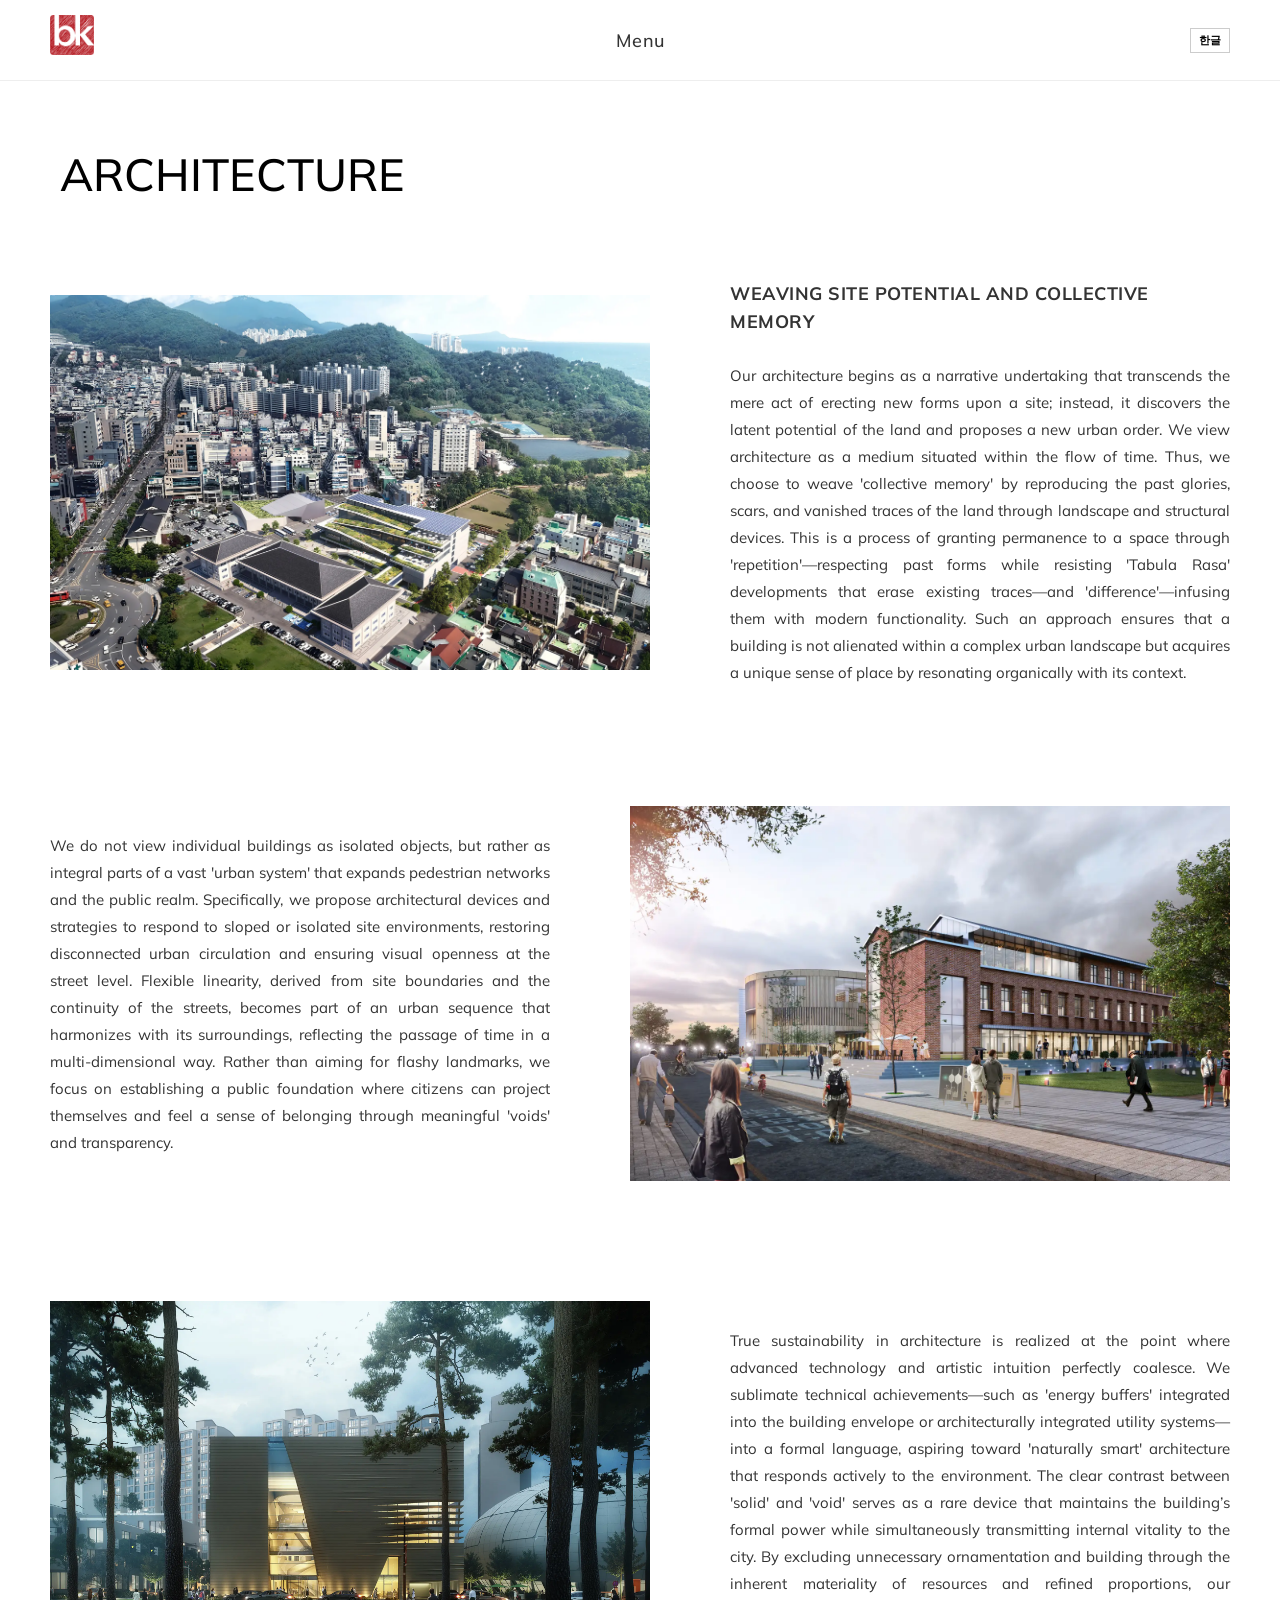
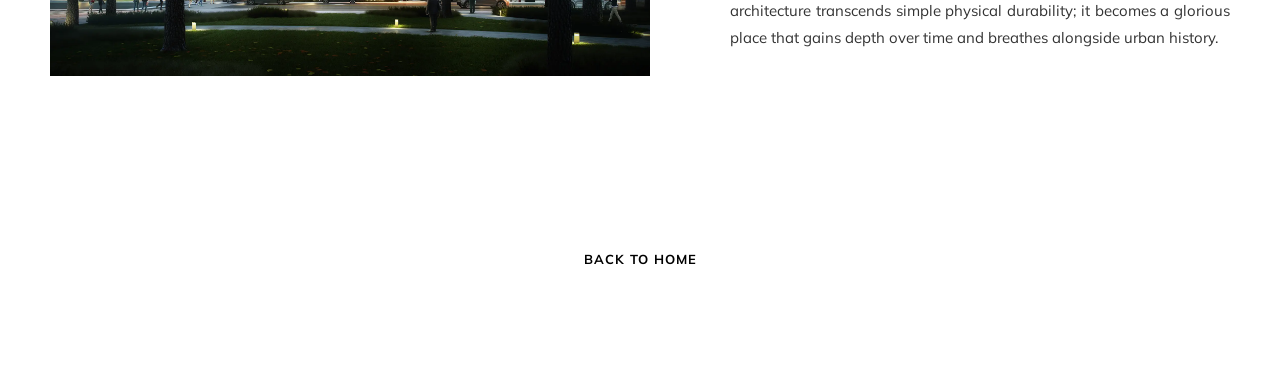
<file: architecture.html>
<!DOCTYPE html>
<html lang="ko">
<head>
    <meta charset="UTF-8">
    <meta name="viewport" content="width=device-width, initial-scale=1.0">
    <title>Architecture | Bhujon Kang Architects</title>
    
    <link href="https://fonts.googleapis.com/css2?family=Noto+Sans+KR:wght@100..900&display=swap" rel="stylesheet">
    <link rel="preconnect" href="https://fonts.googleapis.com">
    <link rel="preconnect" href="https://fonts.gstatic.com" crossorigin>
    <link href="https://fonts.googleapis.com/css2?family=Mulish:wght@300;400;600;700&display=swap" rel="stylesheet">
    
    <link rel="icon" href="favicon.png" type="image/png"> 
    <link href="https://unpkg.com/aos@2.3.1/dist/aos.css" rel="stylesheet">
    <link rel="stylesheet" href="style.css">

    <style>
        /* 언어 설정 */
        .ko { display: none !important; }
        .en { display: inline-block !important; }
        body.kor-mode .ko { display: inline-block !important; }
        body.kor-mode .en { display: none !important; }

        /* 서브페이지 레이아웃 */
        .sub-container { 
            padding: 150px 50px 100px; 
            max-width: 1400px; 
            margin: 0 auto; 
        }
        
        /* 제목 스타일: contact.html 스타일 준수 */
        .view-title-xl {
            font-size: 45px; 
            font-weight: 500;
            line-height: 1.1;
            color: #000;
            text-transform: uppercase;
            margin-bottom: 80px;
            padding-left: 10px;
        }

        /* 지그재그 내러티브 섹션 */
        .narrative-row {
            display: flex;
            align-items: center;
            gap: 80px;
            margin-bottom: 120px;
        }

        /* 짝수 번째 행은 이미지가 왼쪽으로 오도록 반전 */
        .narrative-row:nth-child(even) {
            flex-direction: row-reverse;
        }

        .text-col {
            flex: 1;
        }

        .image-col {
            flex: 1.2;
            background: #f4f4f4; /* 이미지 플레이스홀더 배경 */
            aspect-ratio: 16 / 10;
            overflow: hidden;
            display: flex;
            justify-content: center;
            align-items: center;
        }

        .image-col img {
            width: 100%;
            height: 100%;
            object-fit: cover;
        }

        .narrative-title {
            font-size: 18px;
            font-weight: 700;
            margin-bottom: 25px;
            letter-spacing: 0.5px;
            text-transform: uppercase;
        }

        .narrative-p {
            font-size: 15px;
            line-height: 1.8;
            color: #333;
            text-align: justify;
            word-break: keep-all;
        }

        /* 모바일 대응 */
        @media (max-width: 1024px) {
            .narrative-row, .narrative-row:nth-child(even) {
                flex-direction: column;
                gap: 40px;
                margin-bottom: 80px;
            }
            .sub-container { padding: 120px 20px 60px; }
            .view-title-xl { font-size: 32px; margin-bottom: 50px; }
        }
    </style>
</head>
<body class="kor-mode"> <header>
        <div class="logo"><a href="index.html"><img src="logo.png" alt="ARCHI LAB"></a></div>
        <button id="menu-btn" onclick="toggleMenu()"><span class="ko">메뉴</span><span class="en">Menu</span></button>
        <div class="right-control"><button id="header-lang-btn" onclick="toggleLanguage()">한글</button></div>
    </header>
    
    <div id="fullscreen-menu" class="menu-overlay">
        <button class="close-btn" onclick="toggleMenu()"><span class="ko">닫기</span><span class="en">close</span></button>
        <nav>
            <ul>
                <li><a href="about.html" onclick="toggleMenu()"><span class="ko">소개</span><span class="en">About</span></a></li>
                <li><a href="projects.html" onclick="toggleMenu()"><span class="ko">프로젝트</span><span class="en">Projects</span></a></li>
                <li><a href="news.html" onclick="toggleMenu()"><span class="ko">소식</span><span class="en">News</span></a></li>
                <li><a href="contact.html" onclick="toggleMenu()"><span class="ko">연락처</span><span class="en">Contact</span></a></li>
            </ul>
        </nav>
    </div>

    <main class="sub-container">
        <h1 class="view-title-xl" data-aos="fade-up">
            <span class="en">Architecture</span>
            <span class="ko">건축설계</span>
        </h1>

        <section class="narrative-row" data-aos="fade-up">
            <div class="text-col">
                <h2 class="narrative-title">
                    <span class="ko">구축을 넘어선 공공의 풍경</span>
                    <span class="en">Weaving Site Potential and Collective Memory</span>
                </h2>
                <div class="narrative-p">
                    <p class="ko">우리의 건축은 단순히 새로운 형태를 대지 위에 세우는 행위를 넘어, 땅이 품고 있는 잠재력을 발견하고 도시의 새로운 질서를 제안하는 서사적 작업에서 출발합니다. 건축은 시간의 흐름 속에 놓여 있는 매개체이며, 따라서 우리는 그 땅이 가졌던 과거의 영광과 상처, 그리고 사라진 자취를 조경이나 구조적 장치로 재현하여 '집단적 기억'을 직조하는 방식을 택합니다. 이는 기존의 흔적을 지우는 '타불라 라사(Tabula Rasa)'적 개발에 저항하며 과거의 형상을 존중하는 '반복'과, 그 안에 현대적 기능을 불어넣는 '차이'를 통해 공간에 영속성을 부여하는 과정입니다. 이러한 접근은 건축물이 복잡한 도심 경관 속에서 소외되지 않고, 대지의 맥락과 유기적으로 공명하며 고유한 장소성을 획득하게 만듭니다.</p>
                    <p class="en">Our architecture begins as a narrative undertaking that transcends the mere act of erecting new forms upon a site; instead, it discovers the latent potential of the land and proposes a new urban order. We view architecture as a medium situated within the flow of time. Thus, we choose to weave 'collective memory' by reproducing the past glories, scars, and vanished traces of the land through landscape and structural devices. This is a process of granting permanence to a space through 'repetition'—respecting past forms while resisting 'Tabula Rasa' developments that erase existing traces—and 'difference'—infusing them with modern functionality. Such an approach ensures that a building is not alienated within a complex urban landscape but acquires a unique sense of place by resonating organically with its context.</p>
                </div>
            </div>
            <div class="image-col">
                <img src="images/14/01.webp" alt="Bhujon Kang Visual Identity">            </div>
        </section>

        <section class="narrative-row" data-aos="fade-up">
            <div class="text-col">
                <div class="narrative-p">
                    <p class="ko">우리는 개별 건축물을 독립된 오브제로 보지 않고, 도시의 보행 네트워크와 공공 영역을 확장시키는 거대한 '도시적 시스템'의 일부로 간주합니다. 특히 경사지나 고립된 대지 환경에 대응하기 위한 전략을 도입하거나, 단절되었던 도시의 동선을 회복시키고 가로 수준에서의 시각적 개방성을 확보하는 등의 건축적 장치를 제안해왔습니다. 대지의 경계와 길의 연속성으로부터 도출된 유연한 선형은 주변 환경과 조화를 이루는 도시적 스퀀스의 일부가 되어 시간의 변화를 입체적으로 투영합니다. 우리는 화려한 랜드마크를 지향하기보다, 의미 있는 '비어 있음(Void)'과 투명성을 통해 시민들이 스스로를 투영하고 소속감을 느낄 수 있는 공공의 토대를 마련하는 데 집중합니다.</p>
                    <p class="en">We do not view individual buildings as isolated objects, but rather as integral parts of a vast 'urban system' that expands pedestrian networks and the public realm. Specifically, we propose architectural devices and strategies to respond to sloped or isolated site environments, restoring disconnected urban circulation and ensuring visual openness at the street level. Flexible linearity, derived from site boundaries and the continuity of the streets, becomes part of an urban sequence that harmonizes with its surroundings, reflecting the passage of time in a multi-dimensional way. Rather than aiming for flashy landmarks, we focus on establishing a public foundation where citizens can project themselves and feel a sense of belonging through meaningful 'voids' and transparency.</p>
                </div>
            </div>
            <div class="image-col">

                <img src="images/05/02.webp" alt="Bhujon Kang Visual Identity">            </div>
            </div>
        </section>

        <section class="narrative-row" data-aos="fade-up">
            <div class="text-col">
                <div class="narrative-p">
                    <p class="ko">건축의 진정한 지속가능성은 진보된 기술과 예술적 직관이 완벽하게 결합하는 지점에서 구현됩니다. 우리는 건물 외피에 도입된 '에너지 완충 장치'나 건축화된 통합적 설비 시스템과 같은 기술적 성취를 조형적 언어로 승화시켜, 환경에 능동적으로 반응하는 '자연스럽게 똑똑한(Naturally Smart)' 건축을 지향합니다. '솔리드(Solid)'와 '보이드(Void)'의 명확한 대비는 건물의 조형적 힘을 유지하는 동시에 내부의 활력을 도시로 전달하는 희소한 장치가 됩니다. 불필요한 장식을 배제하고 재료 본연의 물성과 정교한 비례를 통해 구축된 우리의 건축은, 단순한 물리적 내구성을 넘어 시간이 흐를수록 깊이를 더하며 도시의 역사와 함께 호흡하는 영광스러운 장소로 남을 것입니다.</p>
                    <p class="en">True sustainability in architecture is realized at the point where advanced technology and artistic intuition perfectly coalesce. We sublimate technical achievements—such as 'energy buffers' integrated into the building envelope or architecturally integrated utility systems—into a formal language, aspiring toward 'naturally smart' architecture that responds actively to the environment. The clear contrast between 'solid' and 'void' serves as a rare device that maintains the building’s formal power while simultaneously transmitting internal vitality to the city. By excluding unnecessary ornamentation and building through the inherent materiality of resources and refined proportions, our architecture transcends simple physical durability; it becomes a glorious place that gains depth over time and breathes alongside urban history.</p>
                </div>
            </div>
            <div class="image-col">
                <img src="images/07/01.webp" alt="Bhujon Kang Visual Identity">            </div>
            </div>
        </section>

        <div style="text-align:center; padding-top: 50px;" data-aos="fade-up">
            <a href="index.html" style="text-decoration:underline; font-weight:700; font-size:13px; color:#000; text-transform: uppercase; letter-spacing: 1px;">
                <span class="en">Back to Home</span>
                <span class="ko">홈으로 돌아가기</span>
            </a>
        </div>
    </main>

    <script src="https://unpkg.com/aos@2.3.1/dist/aos.js"></script>
    <script>
        AOS.init({ duration: 1000, once: true });
    </script>
    <script src="data.js"></script>
    <script src="script.js"></script>
</body>
</html>
</file>
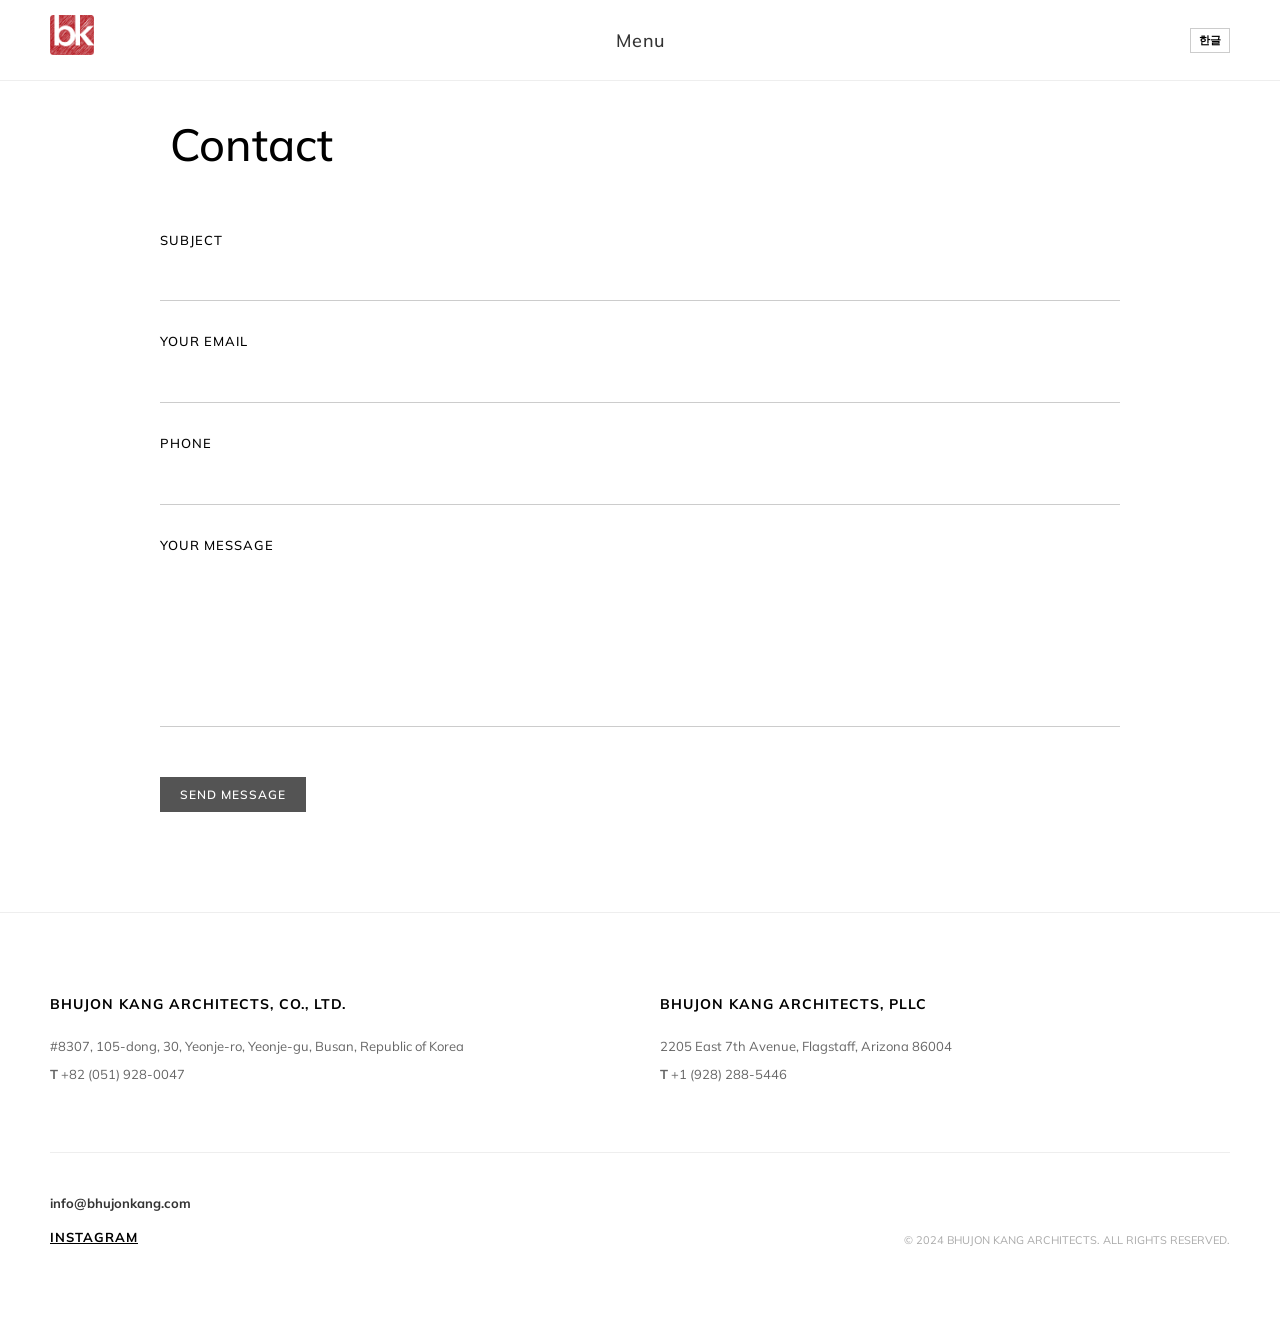
<file: contact.html>
<!DOCTYPE html>
<html lang="ko">
<head>
    <meta charset="UTF-8">
    <meta name="viewport" content="width=device-width, initial-scale=1.0">
    <title>Contact | Bhujon Kang Architects</title>
    
    <link href="https://fonts.googleapis.com/css2?family=Noto+Sans+KR:wght@100..900&display=swap" rel="stylesheet">     
    <link rel="preconnect" href="https://fonts.googleapis.com">
    <link rel="preconnect" href="https://fonts.gstatic.com" crossorigin>
    <link href="https://fonts.googleapis.com/css2?family=Mulish:wght@300;400;600;700&display=swap" rel="stylesheet">
    
    <link rel="icon" href="favicon.png" type="image/png"> 
    <link href="https://unpkg.com/aos@2.3.1/dist/aos.css" rel="stylesheet">
    <link rel="stylesheet" href="style.css">

    <style>
        /* 언어별 노출 제어 */
        .ko { display: none !important; }
        .en { display: inline-block !important; }
        body.kor-mode .ko { display: inline-block !important; }
        body.kor-mode .en { display: none !important; }
        body.kor-mode .view-title-xl .ko { display: block !important; }

        /* 제목 스타일 */
        .contact-title-section {
            text-align: left;
            margin-bottom: 60px;
            padding-left: 10px;
        }
        .view-title-xl {
            font-size: 45px; 
            font-weight: 500;
            line-height: 1.1;
            color: #000;
        }

        /* 폼 디자인: 미니멀한 실선 스타일 */
        .contact-form-container {
            width: 100%;
            display: flex;
            flex-direction: column;
            gap: 30px;
        }

        .form-group {
            display: flex;
            flex-direction: column;
            gap: 10px;
            border-bottom: 1px solid #ccc;
            padding-bottom: 10px;
        }

        .form-group label {
            font-size: 13px;
            font-weight: 500;
            text-transform: uppercase;
            letter-spacing: 1px;
            color: #000;
        }

        .form-group input, 
        .form-group textarea {
            border: none;
            outline: none;
            font-family: 'Mulish', 'NanumSquare', sans-serif;
            font-size: 16px;
            padding: 5px 0;
            background: transparent;
        }

        .form-group textarea {
            height: 150px;
            resize: none;
            line-height: 1.6;
        }

        .submit-btn {
            align-self: flex-start;
            background: #545454;
            color: #fff;
            border: none;
            padding: 10px 20px;
            font-size: 12px;
            font-weight: 600;
            cursor: pointer;
            text-transform: uppercase;
            letter-spacing: 1px;
            transition: opacity 0.3s;
            margin-top: 20px;
        }
        .submit-btn:hover { opacity: 0.7; }

        @media (max-width: 768px) {
            .view-title-xl { font-size: 32px; }
        }
    </style>
</head>
<body>

    <header>
        <div class="logo"><a href="index.html"><img src="logo.png" alt="ARCHI LAB"></a></div>
        <button id="menu-btn" onclick="toggleMenu()"><span class="ko">메뉴</span><span class="en">Menu</span></button>
        <div class="right-control"><button id="header-lang-btn" onclick="toggleLanguage()">한글</button></div>
    </header>

    <div id="fullscreen-menu" class="menu-overlay">
        <button class="close-btn" onclick="toggleMenu()"><span class="ko">닫기</span><span class="en">close</span></button>
        <nav>
            <ul>
                <li><a href="about.html" onclick="toggleMenu()"><span class="ko">소개</span><span class="en">About</span></a></li>
                <li><a href="projects.html" onclick="toggleMenu()"><span class="ko">프로젝트</span><span class="en">Projects</span></a></li>
                <li><a href="news.html" onclick="toggleMenu()"><span class="ko">소식</span><span class="en">News</span></a></li>
                <li><a href="contact.html" onclick="toggleMenu()"><span class="ko">연락처</span><span class="en">Contact</span></a></li>
            </ul>
        </nav>
    </div>

    <main class="projects-container news-width-limit">
        <div class="contact-title-section" data-aos="fade-up">
            <h1 class="view-title-xl">
                <span class="en">Contact</span>
                <span class="ko">문의하기</span>
            </h1>
        </div>

        <form id="contact-form" action="https://formspree.io/f/xaqdjeyn" method="POST" class="contact-form-container" data-aos="fade-up" data-aos-delay="200">
            <div class="form-group">
                <label><span class="ko">제목</span><span class="en">Subject</span></label>
                <input type="text" name="subject" required>
            </div>

            <div class="form-group">
                <label><span class="ko">이메일</span><span class="en">Your Email</span></label>
                <input type="email" name="email" required>
            </div>

            <div class="form-group">
                <label><span class="ko">전화번호</span><span class="en">Phone</span></label>
                <input type="tel" name="phone">
            </div>

            <div class="form-group">
                <label><span class="ko">내용</span><span class="en">Your Message</span></label>
                <textarea name="message" required></textarea>
            </div>

            <button type="submit" class="submit-btn">
                <span class="ko">전송하기</span><span class="en">Send Message</span>
            </button>
        </form>
    </main>

    <section id="contact" class="footer-section">
    <div class="footer-container">
        <div class="footer-office-info">
            <h4>
                <span class="ko">(주)강부존건축사사무소</span>
                <span class="en">Bhujon Kang Architects, Co., Ltd.</span>
            </h4>
            <p>
                <span class="ko">부산광역시 연제구 연제로30 비스타동원 105동 8307호</span>
                <span class="en">#8307, 105-dong, 30, Yeonje-ro, Yeonje-gu, Busan, Republic of Korea</span>
            </p>
            <p>
                <strong>T</strong> <a href="tel:0519280047">+82 (051) 928-0047</a>
            </p>
        </div>

        <div class="footer-office-info">
            <h4>
                <span class="ko">Bhujon Kang Architects, PLLC, USA</span>
                <span class="en">Bhujon Kang Architects, PLLC</span>
            </h4>
            <p>2205 East 7th Avenue, Flagstaff, Arizona 86004</p>
            <p>
                <strong>T</strong> <a href="tel:19282885446">+1 (928) 288-5446</a>
            </p>
        </div>
    </div>

    <div class="footer-common">
        <div class="footer-contact-links">
            <p style="margin-bottom: 10px; font-size: 13px; font-weight: 700;">
                <a href="mailto:info@bhujonkang.com">info@bhujonkang.com</a>
            </p>
            <a href="https://www.instagram.com/bhujonarch" target="_blank" class="instagram-link">Instagram</a>
        </div>
        <p class="copyright">© 2024 Bhujon Kang Architects. All Rights Reserved.</p>
    </div>
    </section>

    <script src="https://unpkg.com/aos@2.3.1/dist/aos.js"></script>
    <script>AOS.init({ duration: 1000, once: true, offset: 100 });</script>
    <script src="script.js"></script>

    <script>
        const form = document.getElementById("contact-form");
        
        async function handleSubmit(event) {
            event.preventDefault();
            const status = document.createElement("p");
            status.style.marginTop = "20px";
            status.style.fontSize = "14px";
            status.style.fontWeight = "600";
            
            const data = new FormData(event.target);
            fetch(event.target.action, {
                method: form.method,
                body: data,
                headers: { 'Accept': 'application/json' }
            }).then(response => {
                if (response.ok) {
                    status.innerHTML = document.body.classList.contains("kor-mode") ? "메시지가 성공적으로 전송되었습니다." : "Message sent successfully!";
                    status.style.color = "green";
                    form.reset();
                } else {
                    status.innerHTML = document.body.classList.contains("kor-mode") ? "전송 중 오류가 발생했습니다." : "Oops! There was a problem submitting your form";
                    status.style.color = "red";
                }
            }).catch(error => {
                status.innerHTML = document.body.classList.contains("kor-mode") ? "연결 오류가 발생했습니다." : "Oops! Connection error";
                status.style.color = "red";
            });
            form.appendChild(status);
        }
        form.addEventListener("submit", handleSubmit);
    </script>
</body>
</html>
</file>
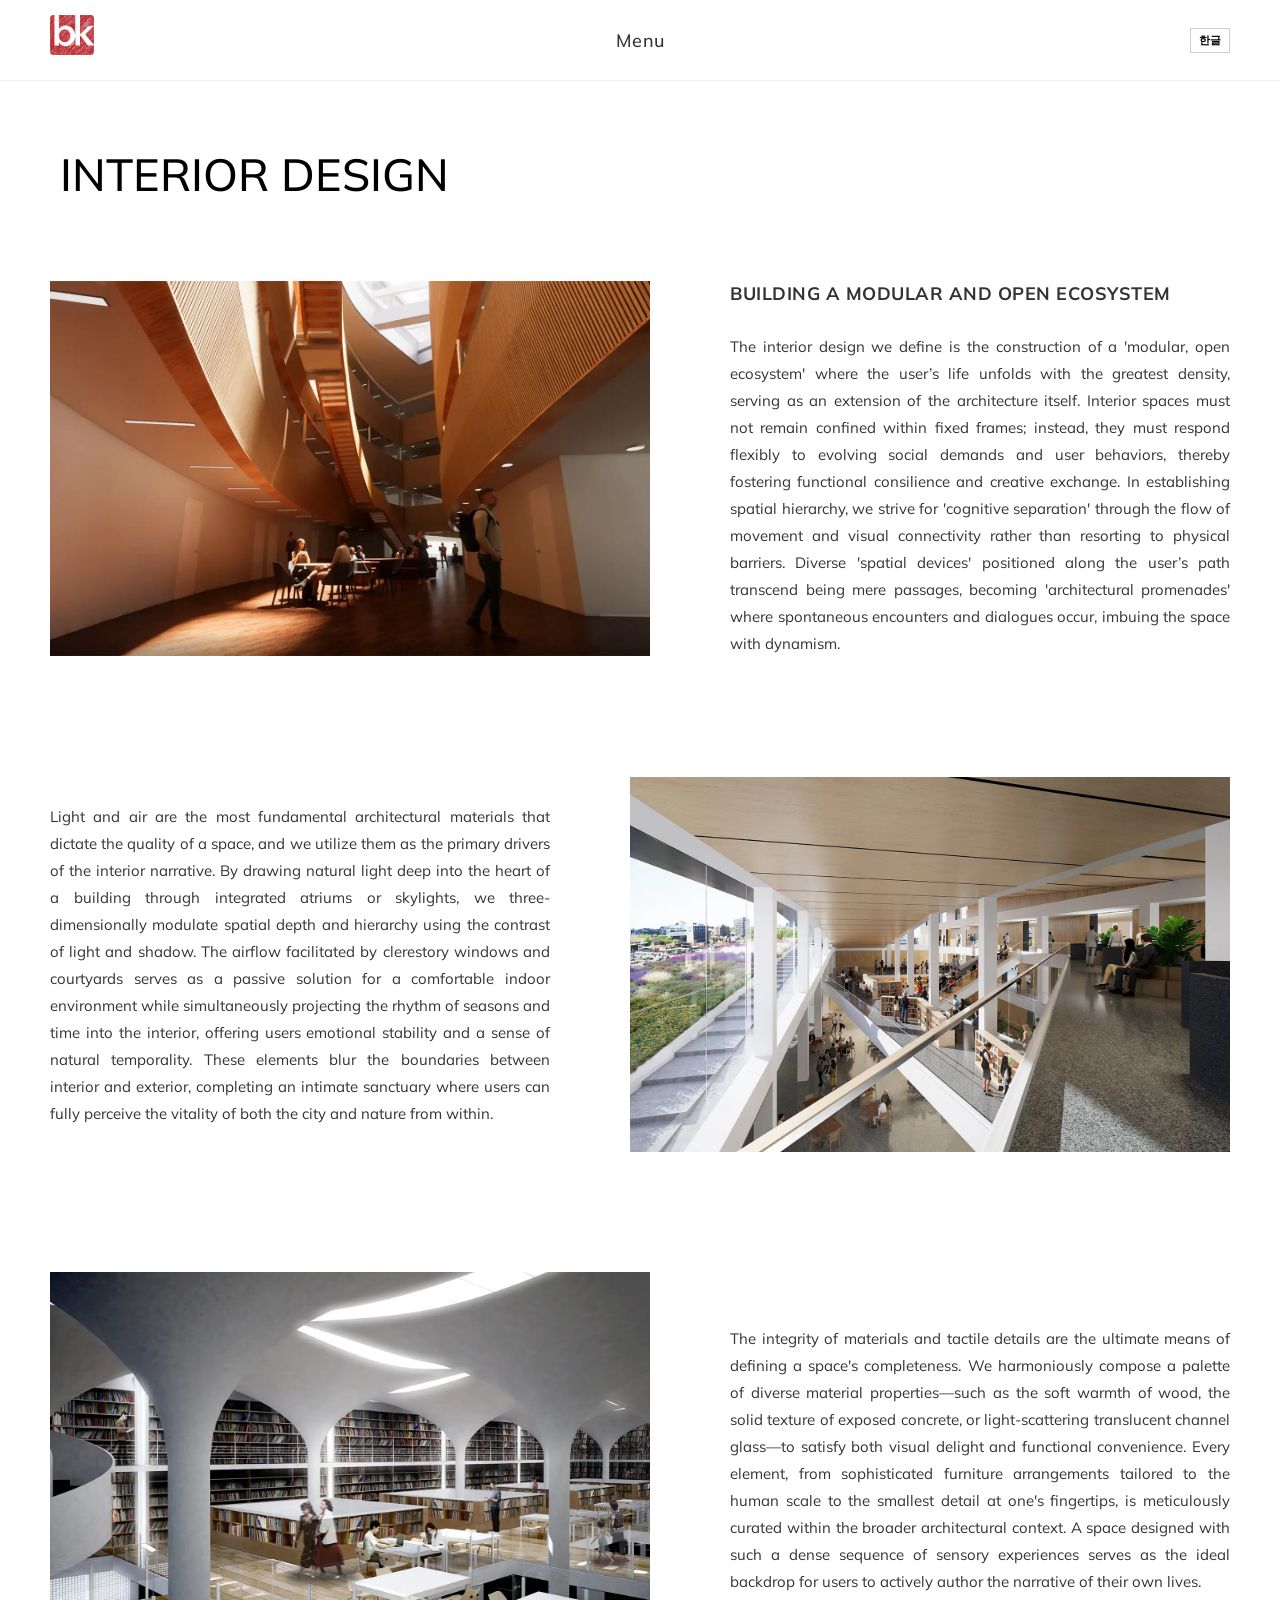
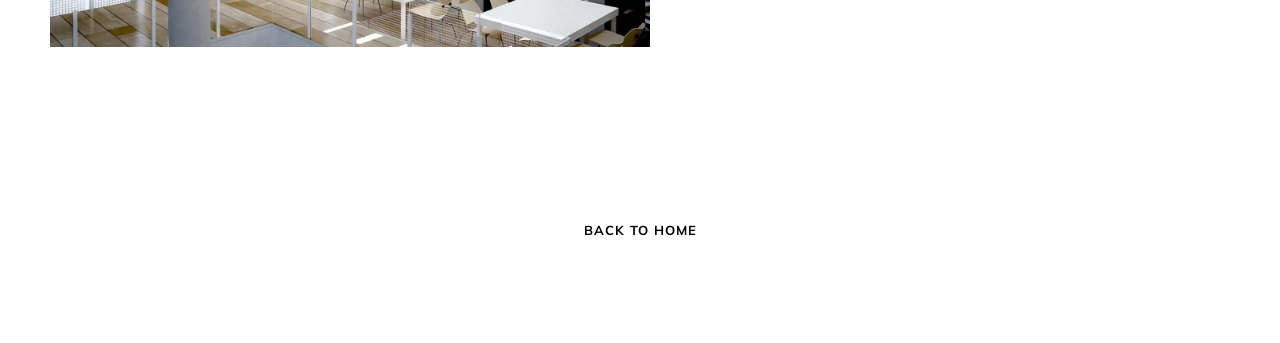
<file: interior.html>
<!DOCTYPE html>
<html lang="ko">
<head>
    <meta charset="UTF-8">
    <meta name="viewport" content="width=device-width, initial-scale=1.0">
    <title>Interior | Bhujon Kang Architects</title>
    
    <link href="https://fonts.googleapis.com/css2?family=Noto+Sans+KR:wght@100..900&display=swap" rel="stylesheet">
    <link rel="preconnect" href="https://fonts.googleapis.com">
    <link rel="preconnect" href="https://fonts.gstatic.com" crossorigin>
    <link href="https://fonts.googleapis.com/css2?family=Mulish:wght@300;400;600;700&display=swap" rel="stylesheet">
    
    <link rel="icon" href="favicon.png" type="image/png"> 
    <link href="https://unpkg.com/aos@2.3.1/dist/aos.css" rel="stylesheet">
    <link rel="stylesheet" href="style.css">

    <style>
        /* 언어 및 레이아웃 설정 */
        .ko { display: none !important; }
        .en { display: inline-block !important; }
        body.kor-mode .ko { display: inline-block !important; }
        body.kor-mode .en { display: none !important; }

        .sub-container { 
            padding: 150px 50px 100px; 
            max-width: 1400px; 
            margin: 0 auto; 
        }
        
        /* 제목 스타일 */
        .view-title-xl {
            font-size: 45px; 
            font-weight: 500;
            line-height: 1.1;
            color: #000;
            text-transform: uppercase;
            margin-bottom: 80px;
            padding-left: 10px;
        }

        /* 지그재그 내러티브 레이아웃 */
        .narrative-row {
            display: flex;
            align-items: center;
            gap: 80px;
            margin-bottom: 120px;
        }

        .narrative-row:nth-child(even) {
            flex-direction: row-reverse;
        }

        .text-col {
            flex: 1;
        }

        .image-col {
            flex: 1.2;
            background: #f4f4f4; 
            aspect-ratio: 16 / 10;
            overflow: hidden;
            display: flex;
            justify-content: center;
            align-items: center;
        }

        .image-col img {
            width: 100%;
            height: 100%;
            object-fit: cover;
        }

        .narrative-title {
            font-size: 18px;
            font-weight: 700;
            margin-bottom: 25px;
            letter-spacing: 0.5px;
            text-transform: uppercase;
        }

        .narrative-p {
            font-size: 15px;
            line-height: 1.8;
            color: #333;
            text-align: justify;
            word-break: keep-all;
        }

        @media (max-width: 1024px) {
            .narrative-row, .narrative-row:nth-child(even) {
                flex-direction: column;
                gap: 40px;
                margin-bottom: 80px;
            }
            .sub-container { padding: 120px 20px 60px; }
            .view-title-xl { font-size: 32px; margin-bottom: 50px; }
        }
    </style>
</head>
<body class="kor-mode">

    <header>
        <div class="logo"><a href="index.html"><img src="logo.png" alt="ARCHI LAB"></a></div>
        <button id="menu-btn" onclick="toggleMenu()"><span class="ko">메뉴</span><span class="en">Menu</span></button>
        <div class="right-control"><button id="header-lang-btn" onclick="toggleLanguage()">한글</button></div>
    </header>
    
    <div id="fullscreen-menu" class="menu-overlay">
        <button class="close-btn" onclick="toggleMenu()"><span class="ko">닫기</span><span class="en">close</span></button>
        <nav>
            <ul>
                <li><a href="about.html" onclick="toggleMenu()"><span class="ko">소개</span><span class="en">About</span></a></li>
                <li><a href="projects.html" onclick="toggleMenu()"><span class="ko">프로젝트</span><span class="en">Projects</span></a></li>
                <li><a href="news.html" onclick="toggleMenu()"><span class="ko">소식</span><span class="en">News</span></a></li>
                <li><a href="contact.html" onclick="toggleMenu()"><span class="ko">연락처</span><span class="en">Contact</span></a></li>
            </ul>
        </nav>
    </div>

    <main class="sub-container">
        <h1 class="view-title-xl" data-aos="fade-up">
            <span class="en">Interior Design</span>
            <span class="ko">인테리어 설계</span>
        </h1>

        <section class="narrative-row" data-aos="fade-up">
            <div class="text-col">
                <h2 class="narrative-title">
                    <span class="ko">모듈화된 개방형 생태계</span>
                    <span class="en">Building a Modular and Open Ecosystem</span>
                </h2>
                <div class="narrative-p">
                    <p class="ko">우리가 정의하는 인테리어 설계는 건축의 연장선상에서 사용자의 삶이 가장 밀도 있게 펼쳐지는 '모듈화된 개방형 생태계'의 구축입니다. 내부 공간은 고정된 틀에 머무르지 않고 변화하는 사회적 요구와 사용자의 행태에 유연하게 대응할 수 있어야 하며, 이를 통해 기능 간의 통섭과 창의적인 교류를 촉진합니다. 우리는 공간의 위계를 설정할 때 물리적인 장벽을 세우기보다, 동선의 흐름과 시각적 연결을 통한 '인지적 분리'를 지향합니다. 사용자의 이동 경로를 따라 배치된 다양한 ‘공간 장치’들은 단순한 통로를 넘어 우연한 만남과 대화가 발생하는 '건축적 산책로'가 되어 공간에 역동성을 부여합니다.</p>
                    <p class="en">The interior design we define is the construction of a 'modular, open ecosystem' where the user’s life unfolds with the greatest density, serving as an extension of the architecture itself. Interior spaces must not remain confined within fixed frames; instead, they must respond flexibly to evolving social demands and user behaviors, thereby fostering functional consilience and creative exchange. In establishing spatial hierarchy, we strive for 'cognitive separation' through the flow of movement and visual connectivity rather than resorting to physical barriers. Diverse 'spatial devices' positioned along the user’s path transcend being mere passages, becoming 'architectural promenades' where spontaneous encounters and dialogues occur, imbuing the space with dynamism.</p>
                </div>
            </div>
            <div class="image-col">
                                <img src="images/13/02.webp" alt="Bhujon Kang Visual Identity">            </div>

                            </div>
        </section>

        <section class="narrative-row" data-aos="fade-up">
            <div class="text-col">
                <div class="narrative-p">
                    <p class="ko">빛과 공기는 공간의 품질을 결정짓는 가장 근본적인 건축 재료이며, 우리는 이를 내부 공간의 서사를 이끄는 핵심 동력으로 활용합니다. 건물 중심부에 위치한 통합적인 아트리움이나 천창을 통해 자연광을 깊숙이 유도하고, 빛과 그림자가 만드는 대비를 통해 공간의 깊이감과 위계를 입체적으로 조절합니다. 고측창과 중정 등을 통해 구현된 공기의 흐름은 쾌적한 실내 환경을 유지하는 패시브 솔루션이 되는 동시에, 계절과 시간의 변화를 내부로 투영하여 사용자에게 정서적 안정과 자연의 시간성을 선사합니다. 이러한 장치들은 내외부의 경계를 흐리며, 사용자가 실내에서도 도시와 자연의 활력을 온전히 감각할 수 있는 내밀한 안식처를 완성합니다.</p>
                    <p class="en">Light and air are the most fundamental architectural materials that dictate the quality of a space, and we utilize them as the primary drivers of the interior narrative. By drawing natural light deep into the heart of a building through integrated atriums or skylights, we three-dimensionally modulate spatial depth and hierarchy using the contrast of light and shadow. The airflow facilitated by clerestory windows and courtyards serves as a passive solution for a comfortable indoor environment while simultaneously projecting the rhythm of seasons and time into the interior, offering users emotional stability and a sense of natural temporality. These elements blur the boundaries between interior and exterior, completing an intimate sanctuary where users can fully perceive the vitality of both the city and nature from within.</p>
                </div>
            </div>
            <div class="image-col">
                                <img src="images/14/02.webp" alt="Bhujon Kang Visual Identity">            </div>

                            </div>
        </section>

        <section class="narrative-row" data-aos="fade-up">
            <div class="text-col">
                <div class="narrative-p">
                    <p class="ko">재료의 진실성과 촉각적 디테일은 공간의 완성도를 결정짓는 최후의 수단입니다. 우리는 목재의 부드러운 온기와 노출 콘크리트의 견고한 물성, 혹은 빛을 산란시키는 반투명 채널 유리와 같은 다양한 팔레트의 물성을 조화롭게 배치하여 시각적 즐거움과 기능적 편의를 동시에 충족시킵니다. 인간의 스케일에 맞춘 정교한 가구 배치와 손끝에 닿는 디테일 하나까지도 전체 건축적 맥락 안에서 세밀하게 큐레이션 됩니다. 이처럼 감각의 시퀀스가 촘촘하게 설계된 공간은 사용자가 능동적으로 삶의 이야기를 써 내려갈 수 있는 최상의 배경이 될 것입니다.</p>
                    <p class="en">The integrity of materials and tactile details are the ultimate means of defining a space's completeness. We harmoniously compose a palette of diverse material properties—such as the soft warmth of wood, the solid texture of exposed concrete, or light-scattering translucent channel glass—to satisfy both visual delight and functional convenience. Every element, from sophisticated furniture arrangements tailored to the human scale to the smallest detail at one's fingertips, is meticulously curated within the broader architectural context. A space designed with such a dense sequence of sensory experiences serves as the ideal backdrop for users to actively author the narrative of their own lives.</p>
                </div>
            </div>
            <div class="image-col">
                                <img src="images/04/05.webp" alt="Bhujon Kang Visual Identity">            </div>

                            </div>
        </section>

        <div style="text-align:center; padding-top: 50px;" data-aos="fade-up">
            <a href="index.html" style="text-decoration:underline; font-weight:700; font-size:13px; color:#000; text-transform: uppercase; letter-spacing: 1px;">
                <span class="en">Back to Home</span>
                <span class="ko">홈으로 돌아가기</span>
            </a>
        </div>
    </main>

    <script src="https://unpkg.com/aos@2.3.1/dist/aos.js"></script>
    <script>
        AOS.init({ duration: 1000, once: true });
    </script>
    <script src="data.js"></script>
    <script src="script.js"></script>
</body>
</html>
</file>
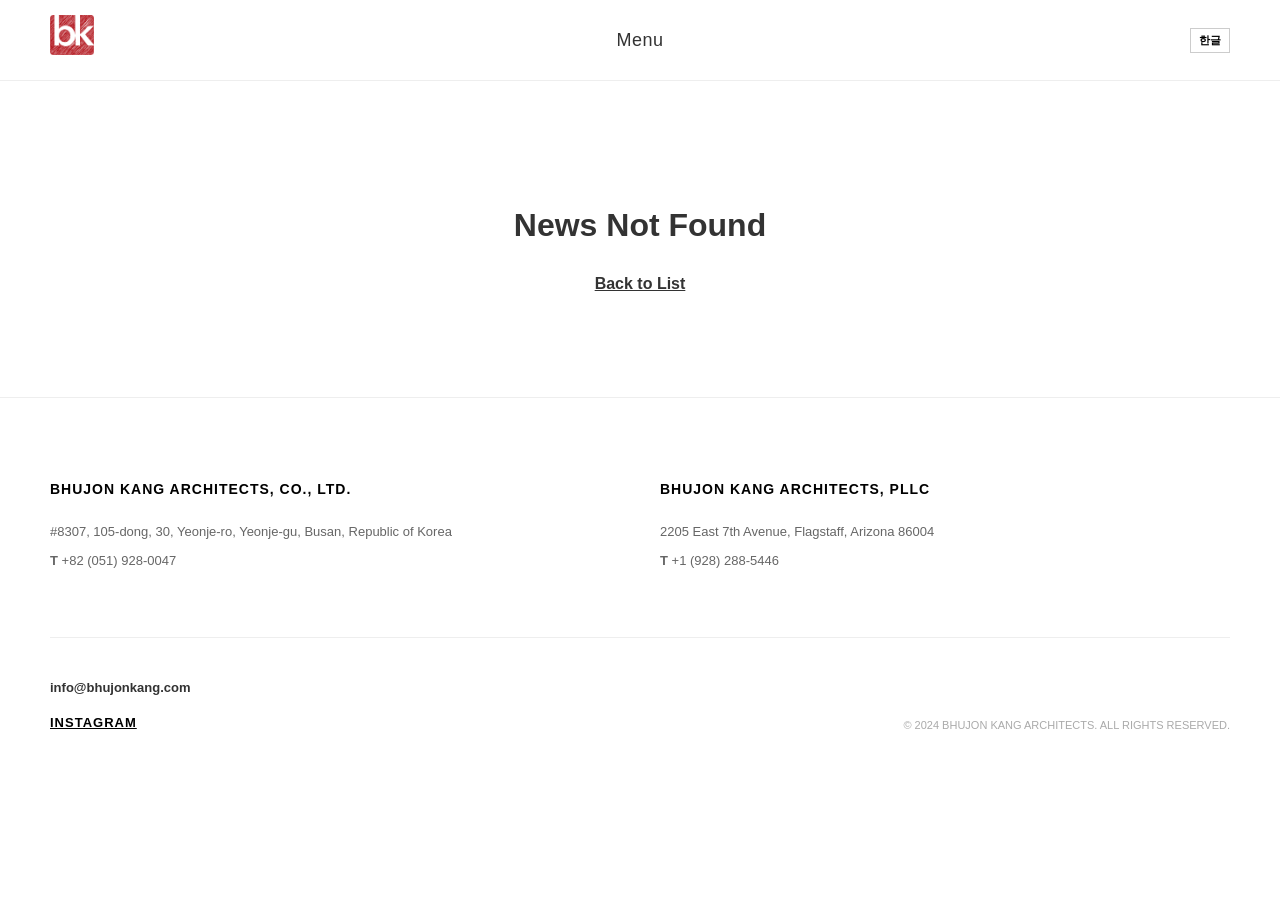
<file: view_news.html>
<!DOCTYPE html>
<html lang="ko">
<head>
    <meta charset="UTF-8">
    <meta name="viewport" content="width=device-width, initial-scale=1.0">
    <title>News View | Bhujon Kang Architects</title>
    <link href="https://fonts.googleapis.com/css2?family=Noto+Sans+KR:wght@100..900&display=swap" rel="stylesheet">
    <link rel="preconnect" href="https://fonts.googleapis.com">
    <link rel="preconnect" href="https://fonts.gstatic.com" crossorigin>

    
    <link rel="icon" href="favicon.png" type="image/png"> 
    <link href="https://unpkg.com/aos@2.3.1/dist/aos.css" rel="stylesheet">
    <link rel="stylesheet" href="style.css">

    <style>
        /* 뉴스 상세 전용 스타일 */
        .view-container {
            padding-top: 150px;
            padding-bottom: 100px;
            max-width: 1000px; /* 뉴스는 텍스트 위주라 폭을 조금 좁힘 */
            margin: 0 auto;
            padding-left: 50px;
            padding-right: 50px;
        }
        
        .view-header { margin-bottom: 50px; text-align: left; border-bottom: 1px solid #eee; padding-bottom: 30px; }
        .view-title { font-size: 36px; font-weight: 700; color: #000; margin-bottom: 10px; line-height: 1.2; }
        .view-subtitle { font-size: 18px; color: #666; font-weight: 400; margin-bottom: 20px; }
        .view-date { font-size: 14px; color: #888; display: block; margin-top: 10px; }

        .view-content { margin-bottom: 60px; }
        .view-main-img { width: 100%; height: auto; margin-bottom: 40px; display: block; }
        .view-text { font-size: 16px; line-height: 1.8; color: #333; white-space: pre-line; }

        @media (max-width: 768px) {
            .view-container { padding-top: 100px; padding-left: 20px; padding-right: 20px; }
            .view-title { font-size: 28px; }
        }
    </style>
</head>
<body>

    <header>
        <div class="logo"><a href="index.html"><img src="logo.png" alt="ARCHI LAB"></a></div>
        <button id="menu-btn" onclick="toggleMenu()"><span class="ko">메뉴</span><span class="en">Menu</span></button>
        <div class="right-control"><button id="header-lang-btn" onclick="toggleLanguage()">한글</button></div>
    </header>

    <div id="fullscreen-menu" class="menu-overlay">
        <button class="close-btn" onclick="toggleMenu()"><span class="ko">닫기</span><span class="en">close</span></button>
        <nav>
            <ul>
                <li><a href="about.html" onclick="toggleMenu()"><span class="ko">소개</span><span class="en">About</span></a></li>
                <li><a href="projects.html" onclick="toggleMenu()"><span class="ko">프로젝트</span><span class="en">Projects</span></a></li>
                <li><a href="news.html" onclick="toggleMenu()"><span class="ko">소식</span><span class="en">News</span></a></li>
                <li><a href="contact.html" onclick="toggleMenu()"><span class="ko">연락처</span><span class="en">Contact</span></a></li>
            </ul>
        </nav>
        <input type="text" id="search-input" placeholder="Search" onkeyup="handleMenuSearch()">
        <div id="menu-search-results"></div>
    </div>

    <div class="view-container">
        <div class="view-header">
            <div id="n-title" class="view-title"></div>
            <div id="n-subtitle" class="view-subtitle"></div>
            <span id="n-date" class="view-date"></span>
        </div>

        <div class="view-content">
            <img id="n-image" class="view-main-img" src="" alt="News Image">
            
            <div id="n-text" class="view-text"></div>
        </div>
        
        <div style="text-align:center; margin-top:50px;">
            <a href="news.html" style="text-decoration:underline; font-weight:700; font-size:14px;">
                <span class="en">Back to News</span><span class="ko">목록으로</span>
            </a>
        </div>
    </div>

    <section id="contact" class="footer-section">
    <div class="footer-container">
        <div class="footer-office-info">
            <h4>
                <span class="ko">(주)강부존건축사사무소</span>
                <span class="en">Bhujon Kang Architects, Co., Ltd.</span>
            </h4>
            <p>
                <span class="ko">부산광역시 연제구 연제로30 비스타동원 105동 8307호</span>
                <span class="en">#8307, 105-dong, 30, Yeonje-ro, Yeonje-gu, Busan, Republic of Korea</span>
            </p>
            <p>
                <strong>T</strong> <a href="tel:0519280047">+82 (051) 928-0047</a>
            </p>
        </div>

        <div class="footer-office-info">
            <h4>
                <span class="ko">Bhujon Kang Architects, PLLC, USA</span>
                <span class="en">Bhujon Kang Architects, PLLC</span>
            </h4>
            <p>2205 East 7th Avenue, Flagstaff, Arizona 86004</p>
            <p>
                <strong>T</strong> <a href="tel:19282885446">+1 (928) 288-5446</a>
            </p>
        </div>
    </div>

    <div class="footer-common">
        <div class="footer-contact-links">
            <p style="margin-bottom: 10px; font-size: 13px; font-weight: 700;">
                <a href="mailto:info@bhujonkang.com">info@bhujonkang.com</a>
            </p>
            <a href="https://www.instagram.com/bhujonarch" target="_blank" class="instagram-link">Instagram</a>
        </div>
        <p class="copyright">© 2024 Bhujon Kang Architects. All Rights Reserved.</p>
    </div>
    </section>

    <script src="https://unpkg.com/aos@2.3.1/dist/aos.js"></script>
    <script>AOS.init();</script>
    
    <script src="data.js"></script>
    <script src="script.js"></script>

    <script>
        document.addEventListener('DOMContentLoaded', () => {
            const params = new URLSearchParams(window.location.search);
            const id = params.get('id'); 
            
            if (typeof newsData !== 'undefined' && newsData[id]) {
                const n = newsData[id];
                
                // 데이터 주입
                document.getElementById('n-title').innerHTML = `<span class="ko">${n.title.ko}</span><span class="en">${n.title.en}</span>`;
                document.getElementById('n-subtitle').innerHTML = `<span class="ko">${n.subtitle.ko}</span><span class="en">${n.subtitle.en}</span>`;
                document.getElementById('n-date').innerText = n.date;
                
                const imgEl = document.getElementById('n-image');
                if(n.image) {
                    imgEl.src = n.image;
                    imgEl.alt = n.title.en;
                } else {
                    imgEl.style.display = 'none';
                }

                // 본문 텍스트 (객체인 경우 분기 처리)
                const textContainer = document.getElementById('n-text');
                if(typeof n.text === 'object') {
                    textContainer.innerHTML = `<span class="ko">${n.text.ko}</span><span class="en">${n.text.en}</span>`;
                } else {
                    textContainer.innerHTML = n.text;
                }

            } else {
                document.querySelector('.view-container').innerHTML = `
                    <h1 style='text-align:center; margin-top:50px;'>News Not Found</h1>
                    <div style="text-align:center; margin-top:20px;">
                        <a href="news.html" style="text-decoration:underline; font-weight:bold;">Back to List</a>
                    </div>
                `;
            }
        });
    </script>
</body>
</html>
</file>
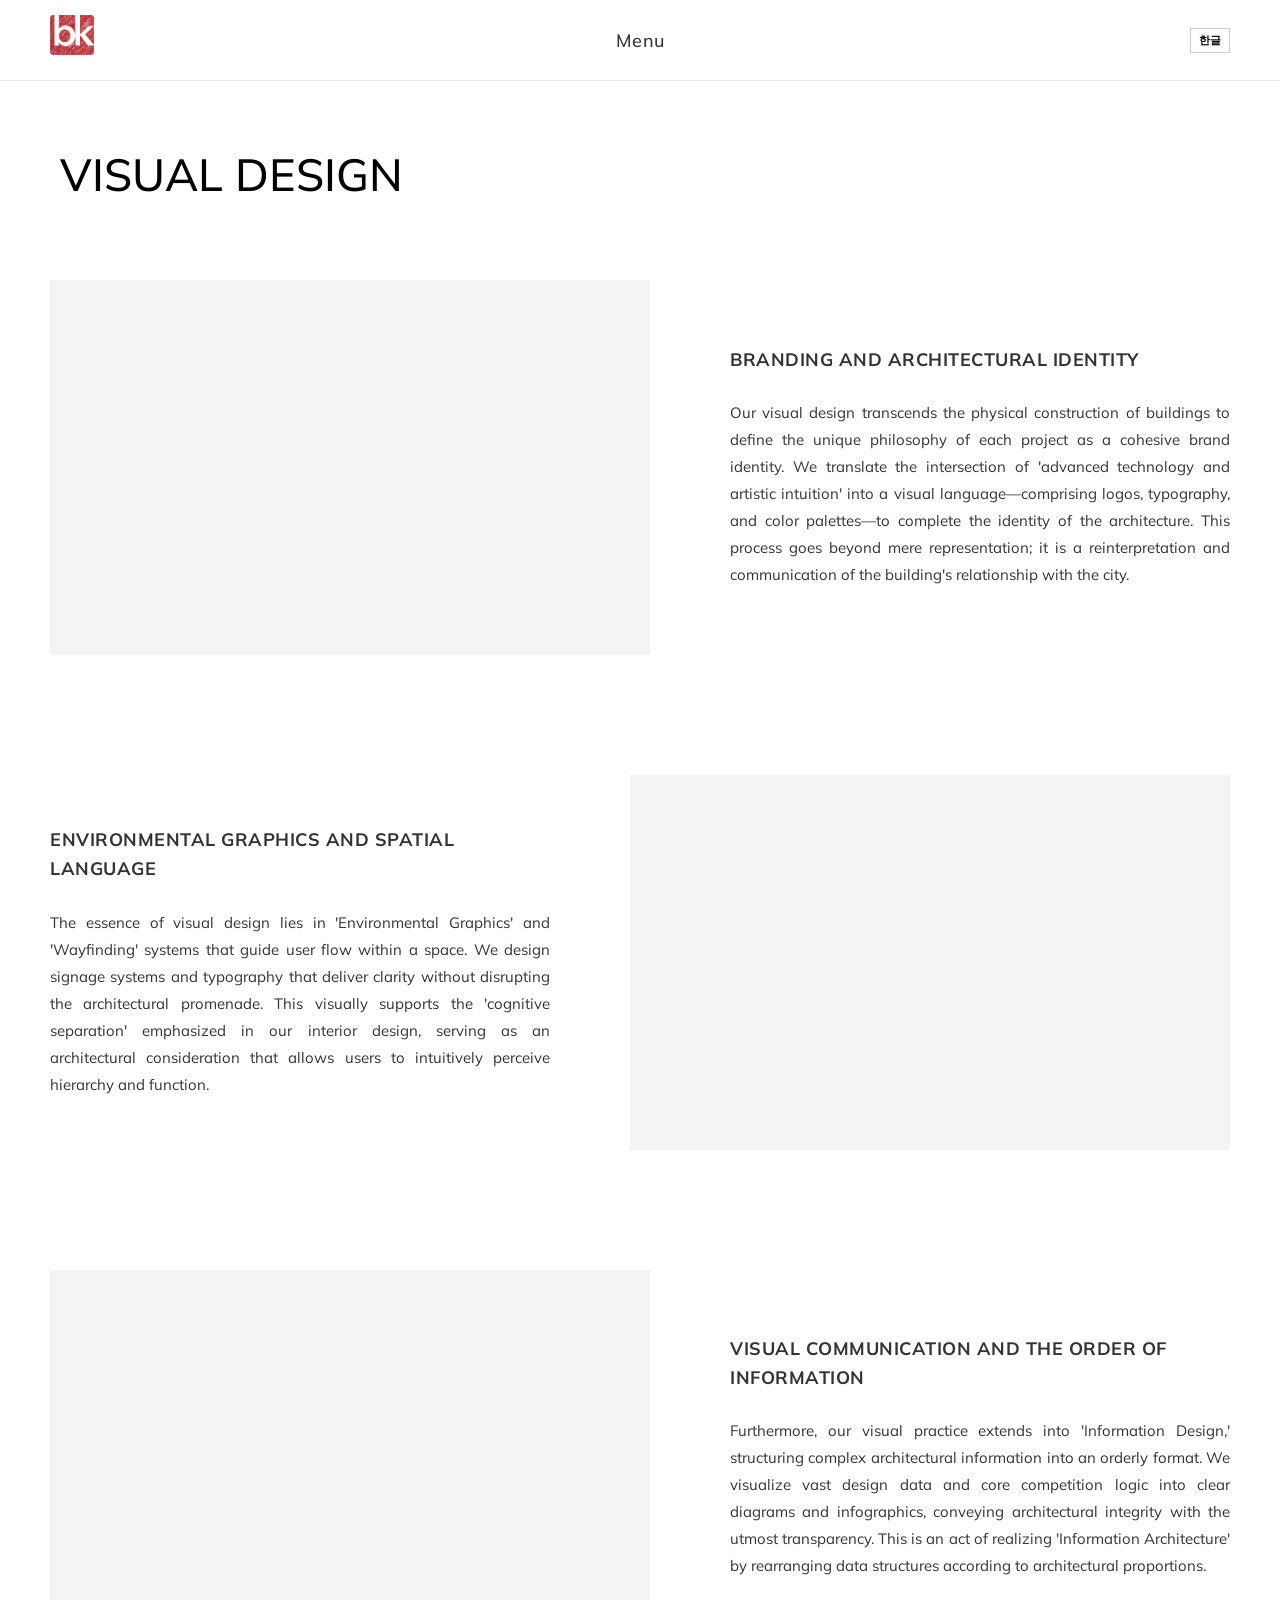
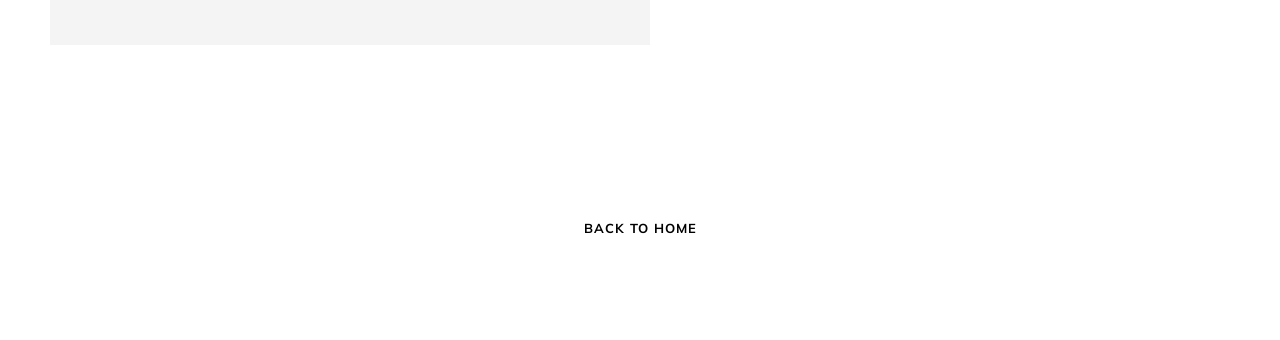
<file: visual.html>
<!DOCTYPE html>
<html lang="ko">
<head>
    <meta charset="UTF-8">
    <meta name="viewport" content="width=device-width, initial-scale=1.0">
    <title>Visual Design | Bhujon Kang Architects</title>
    
    <link href="https://fonts.googleapis.com/css2?family=Noto+Sans+KR:wght@100..900&display=swap" rel="stylesheet">
    <link rel="preconnect" href="https://fonts.googleapis.com">
    <link rel="preconnect" href="https://fonts.gstatic.com" crossorigin>
    <link href="https://fonts.googleapis.com/css2?family=Mulish:wght@300;400;600;700&display=swap" rel="stylesheet">
    
    <link rel="icon" href="favicon.png" type="image/png"> 
    <link href="https://unpkg.com/aos@2.3.1/dist/aos.css" rel="stylesheet">
    <link rel="stylesheet" href="style.css">

    <style>
        .ko { display: none !important; }
        .en { display: inline-block !important; }
        body.kor-mode .ko { display: inline-block !important; }
        body.kor-mode .en { display: none !important; }

        .sub-container { padding: 150px 50px 100px; max-width: 1400px; margin: 0 auto; }
        
        .view-title-xl {
            font-size: 45px; font-weight: 500; line-height: 1.1; color: #000;
            text-transform: uppercase; margin-bottom: 80px; padding-left: 10px;
        }

        .narrative-row { display: flex; align-items: center; gap: 80px; margin-bottom: 120px; }
        .narrative-row:nth-child(even) { flex-direction: row-reverse; }
        .text-col { flex: 1; }
        .image-col {
            flex: 1.2; background: #f4f4f4; aspect-ratio: 16 / 10;
            overflow: hidden; display: flex; justify-content: center; align-items: center;
        }
        .image-col img { width: 100%; height: 100%; object-fit: cover; }
        .narrative-title { font-size: 18px; font-weight: 700; margin-bottom: 25px; letter-spacing: 0.5px; text-transform: uppercase; }
        .narrative-p { font-size: 15px; line-height: 1.8; color: #333; text-align: justify; word-break: keep-all; }

        @media (max-width: 1024px) {
            .narrative-row, .narrative-row:nth-child(even) { flex-direction: column; gap: 40px; margin-bottom: 80px; }
            .sub-container { padding: 120px 20px 60px; }
            .view-title-xl { font-size: 32px; margin-bottom: 50px; }
        }
    </style>
</head>
<body class="kor-mode">

    <header>
        <div class="logo"><a href="index.html"><img src="logo.png" alt="ARCHI LAB"></a></div>
        <button id="menu-btn" onclick="toggleMenu()"><span class="ko">메뉴</span><span class="en">Menu</span></button>
        <div class="right-control"><button id="header-lang-btn" onclick="toggleLanguage()">한글</button></div>
    </header>
    
    <div id="fullscreen-menu" class="menu-overlay">
        <button class="close-btn" onclick="toggleMenu()"><span class="ko">닫기</span><span class="en">close</span></button>
        <nav>
            <ul>
                <li><a href="about.html" onclick="toggleMenu()"><span class="ko">소개</span><span class="en">About</span></a></li>
                <li><a href="projects.html" onclick="toggleMenu()"><span class="ko">프로젝트</span><span class="en">Projects</span></a></li>
                <li><a href="news.html" onclick="toggleMenu()"><span class="ko">소식</span><span class="en">News</span></a></li>
                <li><a href="contact.html" onclick="toggleMenu()"><span class="ko">연락처</span><span class="en">Contact</span></a></li>
            </ul>
        </nav>
    </div>

    <main class="sub-container">
        <h1 class="view-title-xl" data-aos="fade-up">
            <span class="en">Visual Design</span>
            <span class="ko">시각디자인</span>
        </h1>

        <section class="narrative-row" data-aos="fade-up">
            <div class="text-col">
                <h2 class="narrative-title"><span class="ko">브랜딩과 건축적 정체성</span><span class="en">Branding and Architectural Identity</span></h2>
                <div class="narrative-p">
                    <p class="ko">강부존건축사사무소의 시각디자인은 건축물의 물리적 구축을 넘어, 프로젝트가 지닌 고유한 철학을 하나의 응집된 브랜드로 정의하는 작업입니다. 우리는 건축의 '최신 기술과 예술적 직관'이 만나는 지점을 로고, 타이포그래피, 컬러 팔레트와 같은 시각적 언어로 번역하여 건축물의 아이덴티티를 완성합니다. 이는 단순히 건물을 보여주는 것을 넘어, 프로젝트가 도시와 맺는 관계를 브랜드의 관점에서 재해석하고 소통하는 과정입니다.</p>
                    <p class="en">Our visual design transcends the physical construction of buildings to define the unique philosophy of each project as a cohesive brand identity. We translate the intersection of 'advanced technology and artistic intuition' into a visual language—comprising logos, typography, and color palettes—to complete the identity of the architecture. This process goes beyond mere representation; it is a reinterpretation and communication of the building's relationship with the city.</p>
                </div>
            </div>
            <div class="image-col"></div>
        </section>

        <section class="narrative-row" data-aos="fade-up">
            <div class="text-col">
                <h2 class="narrative-title"><span class="ko">환경 그래픽과 공간의 언어</span><span class="en">Environmental Graphics and Spatial Language</span></h2>
                <div class="narrative-p">
                    <p class="ko">시각디자인의 정수는 공간 내부에서 사용자의 흐름을 가이드하는 '환경 그래픽'과 '웨이파인딩' 시스템에 있습니다. 우리는 건축적 산책로의 흐름을 방해하지 않으면서도 명료하게 정보를 전달하는 사인 시스템과 타이포그래피를 설계합니다. 이는 인테리어 설계에서 강조된 '인지적 분리'를 시각적으로 보조하며, 공간의 위계와 기능을 직관적으로 파악하게 만드는 건축적 배려입니다.</p>
                    <p class="en">The essence of visual design lies in 'Environmental Graphics' and 'Wayfinding' systems that guide user flow within a space. We design signage systems and typography that deliver clarity without disrupting the architectural promenade. This visually supports the 'cognitive separation' emphasized in our interior design, serving as an architectural consideration that allows users to intuitively perceive hierarchy and function.</p>
                </div>
            </div>
            <div class="image-col"></div>
        </section>

        <section class="narrative-row" data-aos="fade-up">
            <div class="text-col">
                <h2 class="narrative-title"><span class="ko">시각적 소통과 정보의 질서</span><span class="en">Visual Communication and the Order of Information</span></h2>
                <div class="narrative-p">
                    <p class="ko">나아가 우리의 시각디자인 Practice는 복잡한 건축적 정보를 질서 있게 구조화하는 '정보 디자인'의 영역으로 확장됩니다. 우리는 방대한 설계 데이터와 공모전의 핵심 논리를 명료한 다이어그램과 인포그래픽으로 시각화하여, 건축의 진실성을 가장 투명하게 전달합니다. 이는 화려한 기교로 본질을 가리는 것이 아니라, 데이터가 가진 논리적 구조를 건축적 비례에 맞게 재배치하여 '정보의 건축'을 실현하는 과정입니다.</p>
                    <p class="en">Furthermore, our visual practice extends into 'Information Design,' structuring complex architectural information into an orderly format. We visualize vast design data and core competition logic into clear diagrams and infographics, conveying architectural integrity with the utmost transparency. This is an act of realizing 'Information Architecture' by rearranging data structures according to architectural proportions.</p>
                </div>
            </div>
            <div class="image-col"></div>
        </section>

        <div style="text-align:center; padding-top: 50px;" data-aos="fade-up">
            <a href="index.html" style="text-decoration:underline; font-weight:700; font-size:13px; color:#000; text-transform: uppercase; letter-spacing: 1px;">
                <span class="en">Back to Home</span>
                <span class="ko">홈으로 돌아가기</span>
            </a>
        </div>
    </main>

    <script src="https://unpkg.com/aos@2.3.1/dist/aos.js"></script>
    <script>AOS.init({ duration: 1000, once: true });</script>
    <script src="data.js"></script>
    <script src="script.js"></script>
</body>
</html>
</file>
<file: style.css>
/* ========================================= */
/* 1. 기본 설정 및 폰트 (Base & Fonts) */
/* ========================================= */
* { margin: 0; padding: 0; box-sizing: border-box; }

/* 폰트: 나눔스퀘어 적용 */
/* [수정] 영문 폰트를 Mulish로 변경 */
.en { 
    font-family: 'Mulish', sans-serif; 
    display: inline-block; 
}

body { 
    font-family: 'Mulish', 'NanumSquare', sans-serif; 
    color: #333; 
    background-color: #ffffff;
    line-height: 1.6; 
    overflow-x: hidden; 
}
.ko { font-family: 'NanumSquare', sans-serif; display: none; } 

/* 언어 전환 로직 */
body.kor-mode .en { display: none; }
body.kor-mode .ko { display: inline-block; }
body.kor-mode h1 .ko, body.kor-mode h2 .ko, 
body.kor-mode p .ko, body.kor-mode div .ko, 
body.kor-mode span .ko, body.kor-mode li .ko { display: block; }
body.kor-mode span.ko { display: inline; }

a { text-decoration: none; color: inherit; }
button { font-family: inherit; }


/* ========================================= */
/* 2. 헤더 및 네비게이션 (Header & Nav) */
/* ========================================= */
header { 
    display: flex; justify-content: space-between; align-items: center; 
    padding: 15px 50px; 
    position: fixed; width: 100%; top: 0; 
    background: rgba(255, 255, 255, 0.95); 
    z-index: 1000; 
    border-bottom: 1px solid #eee; 
}

.logo a { display: block; height: 50px; }
.logo img { height: 80%; width: auto; display: block; }

#menu-btn { 
    position: absolute; left: 50%; transform: translateX(-50%); 
    background: none; border: none; cursor: pointer; 
    font-size: 18px; font-weight: 500; 
    color: #333; letter-spacing: 0.5px; 
    transition: opacity 0.3s; 
}
#menu-btn:hover { opacity: 0.6; }

.right-control { display: flex; align-items: center; }
#header-lang-btn { 
    border: 1px solid #ccc; background: none; 
    padding: 4px 8px; cursor: pointer; 
    font-size: 11px; font-weight: bold; 
    transition: 0.3s; 
    min-width: 40px; text-align: center;
}
#header-lang-btn:hover { background: #333; color: white; border-color: #333; }

/* 메뉴 팝업 */
.menu-overlay { 
    position: fixed; top: 0; left: 0; width: 100%; height: 100vh; 
    background: rgba(255, 255, 255, 0.98); 
    z-index: 2000; 
    display: flex; flex-direction: column; 
    justify-content: flex-start; align-items: center; 
    padding-top: 150px; 
    opacity: 0; visibility: hidden; 
    transform: translateY(-20px); 
    transition: all 0.4s ease-in-out; 
    pointer-events: none; 
}
.menu-overlay.active { opacity: 1; visibility: visible; transform: translateY(0); pointer-events: auto; }

.menu-overlay nav ul { list-style: none; text-align: center; display: flex; flex-direction: column; gap: 25px; } 
.menu-overlay nav a { 
    font-size: 21px; font-weight: 400; color: #444; 
    letter-spacing: 2px; text-transform: uppercase; 
    transition: color 0.3s; 
}
.menu-overlay nav a:hover { color: #000; font-weight: 600; }

.close-btn { 
    margin-bottom: 40px; border: none; background: none; cursor: pointer; 
    font-size: 21px; color: #333; letter-spacing: 0.5px; 
}
.close-btn:hover { opacity: 0.6; }

/* 메뉴 검색창 */
#search-input { 
    margin-top: 40px; 
    width: 300px; 
    background: transparent; 
    border: none; 
    border-bottom: 1px solid #333; 
    padding: 10px; 
    text-align: center; 
    font-family: inherit; 
    font-size: 16px; 
    color: #333; 
    outline: none; 
    border-radius: 0; 
}
#search-input::placeholder { color: #aaa; }

/* 검색 결과 컨테이너 */
#menu-search-results {
    width: 300px; max-height: 300px; overflow-y: auto;
    margin-top: 20px; text-align: left;
    -ms-overflow-style: none; scrollbar-width: none; 
}
#menu-search-results::-webkit-scrollbar { display: none; }

.menu-result-item {
    display: block; padding: 12px 0; border-bottom: 1px solid #eee;
    transition: opacity 0.3s; cursor: pointer;
}
.menu-result-item:hover { opacity: 0.6; }
.menu-result-title { font-size: 16px; font-weight: 500; color: #000; margin-bottom: 4px; display: block; }
.menu-result-sub { font-size: 13px; color: #888; display: block; }


/* ========================================= */
/* 3. 메인 (Index) - PC 버전 스타일 */
/* ========================================= */
.hero-swiper-container { 
    width: 100%; min-height: 100vh; 
    display: flex; flex-direction: column; 
    justify-content: flex-start; align-items: center; 
    background: #fff; overflow: hidden; 
    padding-top: 120px; 
}

.selected-project-title {
    width: 100%; padding-left: 50px; margin-bottom: 50px; 
    text-align: left; font-size: 50px; font-weight: 200; 
    color: #000; line-height: 1.3; z-index: 10;
}
.selected-project-title .ko { font-weight: 200; }

/* [Main Swiper] Coverflow Style */
.mainSwiper { width: 100%; padding-top: 0; padding-bottom: 10px; }
.mainSwiper .swiper-slide { 
    background-position: center; background-size: cover; 
    width: 65vw !important; aspect-ratio: 4 / 3; height: auto; 
    display: flex; flex-direction: column; align-items: center; justify-content: flex-start;
    opacity: 0.2; transition: all 1s ease; 
}
.mainSwiper .swiper-slide-active { 
    z-index: 10; opacity: 1; transform: scale(1); 
}

.mainSwiper .img-box { 
    width: 100%; height: 85%; overflow: hidden; 
    box-shadow: 0 10px 20px rgba(0,0,0,0.1); display: block;
}
.mainSwiper img { display: block; width: 100%; height: 100%; object-fit: cover; }

/* [News Swiper] Flat Style */
.newsSwiper { width: 100%; padding-left: 50px; padding-right: 50px; }
.newsSwiper .swiper-slide { width: auto !important; opacity: 1; }
.newsSwiper .img-box { width: 300px; height: 150px; overflow: hidden; display: block; }
.newsSwiper img { width: 100%; height: 100%; object-fit: cover; }

/* 공통 텍스트 */
.slide-text { width: 100%; height: 15%; text-align: center; margin-top: 15px; }
.slide-title { font-size: 20px; color: #000; font-weight: 500; margin-bottom: 4px; line-height: 1.2; }
.slide-subtitle { font-size: 16px; color: #686868; font-weight: 200; letter-spacing: 1px;  }

.latest-news-title {
    width: 100%; padding-left: 50px; margin-top: 80px; margin-bottom: 20px;
    font-size: 14px; font-weight: 400; color: #000; text-transform: uppercase; letter-spacing: 1px;
}


/* ========================================= */
/* 4. 프로젝트/뉴스 페이지 (Grid & List) */
/* ========================================= */
.projects-container { 
    padding-top: 120px; padding-bottom: 100px; padding-left: 0; padding-right: 0;
    max-width: 100%; margin: 0 auto; 
}
.news-width-limit { width: 75%; margin: 0 auto; padding-left: 0; padding-right: 0; }

.projects-controls { 
    padding: 0 50px 20px 50px; display: flex; justify-content: space-between; align-items: center; 
    margin-bottom: 60px; border-bottom: 1px solid #eee; 
}
.view-toggles { display: flex; gap: 20px; }
.view-btn { 
    background: none; border: none; cursor: pointer; 
    font-size: 14px; font-weight: 500; color: #999; font-family: inherit; transition: color 0.3s; 
}
.view-btn.active { color: #000; font-weight: 500; border-bottom: 2px solid #000; }

.project-search { position: relative; }
#p-search-input, #n-search-input { 
    border: none; border-bottom: 1px solid #ccc; 
    padding: 5px 25px 5px 5px; font-size: 14px; width: 200px; 
    outline: none; font-family: inherit; 
}


/* [GRID VIEW] */
.project-grid { display: grid; grid-template-columns: repeat(3, 1fr); gap: 4px; padding: 0 4px; }
.grid-item { margin-bottom: 20px; cursor: pointer; }
.grid-item img { 
    width: 100%; aspect-ratio: 4/3; object-fit: cover; display: block; margin-bottom: 10px; 
    filter: grayscale(100%); transition: filter 0.3s, transform 0.5s; 
}
.grid-item:hover img { filter: grayscale(0%); transform: scale(1.05); }

.grid-info { text-align: left; }
.grid-title { font-size: 18px; font-weight: 700; color: #000; margin-bottom: 1px; line-height: 1.1; }
.grid-sub { font-size: 14px; color: #000; font-weight: 200; line-height: 1.2; } 
.grid-meta-row {
    display: flex; justify-content: space-between; align-items: center;
    margin-top: 5px; border-top: 1px solid #eee; 
    padding-top: 2px; padding-right: 20px; 
}


/* [LIST VIEW] */
.project-list { display: flex; flex-direction: column; gap: 0; }
.list-item {
    display: grid; grid-template-columns: 1.5fr 2fr 0.8fr 0.5fr 1fr; 
    gap: 20px; padding: 12px 10px; align-items: center; position: relative;
    cursor: pointer; transition: background 0.3s, transform 0.3s; text-align: left;
}
.list-item:hover { background: #fff; transform: translateX(10px); }
.list-item::after {
    content: ''; position: absolute; bottom: 0; left: 0; width: 100%; height: 1px; background: #ccc;
}


/* 5. PC vs Mobile 화면 분기 로직 */
/* ========================================= */
.mobile-only { display: none !important; }
.desktop-only { display: flex !important; flex-direction: column; }

@media (max-width: 768px) {
    .desktop-only { display: none !important; }
    .mobile-only { display: block !important; }
    header { padding: 10px 20px; }
    .project-grid { grid-template-columns: 1fr; } 
    .projects-container { padding: 100px 0; }
    .news-width-limit { width: 100%; padding: 0 20px; }
    
    /* === INSERT THE NEW SCRIPT HERE === */
}

/* Selected 타이틀 및 컨테이너 위치 정의 */
    .mobile-project-container {
        padding-top: 100px; /* 고정 헤더에 가려지지 않도록 상단 여백 추가 */
        width: 100%;
    }
    .mobile-title {
        padding-left: 20px; /* 왼쪽 여백 */
        margin-bottom: 30px; /* 아래 프로젝트 리스트와의 간격 */
        font-size: 28px; /* 모바일 적정 글자 크기 */
        font-weight: 200;
    }

    /* 2. Mobile Project List (The #home-mobile list in index.html) */
    .mobile-project-item {
        width: 100%;
        margin-bottom: 50px;
        padding: 0 20px;
    }
    .mobile-project-item img {
        width: 100% !important; /* Ensures the images fill the container width */
        height: auto;
        display: block;
        object-fit: cover;
    }
    .mobile-title {
        padding-left: 20px;
        margin-bottom: 30px;
        font-size: 32px;
        font-weight: 700;
    }



/* ========================================= */
/* 6. [수정됨] 푸터 섹션 (Footer Section) */
/* ========================================= */
.footer-section { 
    background: #fff; /* 배경색을 밝은 톤으로 변경하여 건축적 느낌 강화 */
    color: #333; 
    padding: 80px 50px; 
    text-align: left; 
    border-top: 1px solid #eee;
}

/* 두 사무소 정보를 담는 컨테이너 */
.footer-container {
    display: flex;
    justify-content: space-between;
    flex-wrap: wrap;
    gap: 40px;
    max-width: 100%;
    margin-bottom: 60px;
}

/* 개별 사무소 정보 컬럼 */
.footer-office-info {
    flex: 1;
    min-width: 300px;
}

.footer-office-info h4 {
    font-size: 14px;
    font-weight: 700;
    margin-bottom: 20px;
    text-transform: uppercase;
    letter-spacing: 1px;
    color: #000;
}

.footer-office-info p {
    font-size: 13px;
    line-height: 1.8;
    margin-bottom: 5px;
    color: #666;
}

.footer-office-info a:hover {
    text-decoration: underline;
}

/* 공통 정보 하단 영역 (이메일, 인스타그램, 카피라이트) */
.footer-common {
    display: flex;
    justify-content: space-between;
    align-items: flex-end;
    padding-top: 40px;
    border-top: 1px solid #eee;
}

.footer-contact-links p {
    font-size: 14px;
    font-weight: 700;
    margin-bottom: 10px;
}

.instagram-link {
    display: inline-block;
    font-size: 13px;
    font-weight: 700;
    text-decoration: underline;
    text-transform: uppercase;
    letter-spacing: 1px;
    color: #000;
    transition: opacity 0.3s;
}
.instagram-link:hover { opacity: 0.6; }

.copyright {
    font-size: 11px;
    color: #aaa;
    text-transform: uppercase;
}

/* 푸터 모바일 대응 */
@media (max-width: 768px) {
    .footer-section { padding: 60px 20px; }
    .footer-container { flex-direction: column; gap: 40px; margin-bottom: 40px; }
    .footer-common { flex-direction: column; align-items: flex-start; gap: 30px; }
}


/* ========================================= */
/* 7. 애니메이션 및 기타 */
/* ========================================= */
.img-box img, .grid-item img, .swiper-slide img { transition: transform 0.5s ease; }
.img-box:hover img, .grid-item:hover img { transform: scale(1.05); }
button { transition: all 0.3s ease; }


/* ========================================= */
/* 8. Design Principles 섹션 스타일 */
/* ========================================= */
.design-principles-section {
    width: 100%; margin-top: 20px; margin-bottom: 50px; 
    display: flex; justify-content: flex-start; align-items: flex-start;
}
.dp-title-col { width: 50%; padding-left: 50px; }
.dp-title {
    font-size: 14px; font-weight: 400; color: #000; 
    text-transform: uppercase; letter-spacing: 1px;
    padding-top: 18px; 
}
.dp-list-col { width: 70%; display: flex; flex-direction: column; padding-right: 50px; }
.dp-item {
    display: block; width: 100%; font-size: 40px; color: #000; font-weight: 400; 
    border-bottom: 1px solid rgba(0, 0, 0, 0.5); padding: 15px 0; transition: color 0.3s ease;
}
.dp-item:hover { color: #b3b3b3; }

@media (max-width: 768px) {
    .design-principles-section { flex-direction: column; }
    .dp-title-col, .dp-list-col { width: 100%; padding-left: 20px; padding-right: 20px; }
    .dp-item { font-size: 24px; }
}

.video-container {
    position: relative;
    padding-bottom: 56.25%; /* 16:9 비율 */
    height: 0;
    overflow: hidden;
    margin-bottom: 20px;
}

.video-container iframe {
    position: absolute;
    top: 0;
    left: 0;
    width: 100%;
    height: 100%;
}



.section-header {
    display: flex;
    justify-content: space-between;
    align-items: flex-end;
    margin-bottom: 30px;
    border-bottom: 1px solid #000;
    padding-bottom: 15px;
}

.section-title {
    font-size: 18px;
    font-weight: 700;
    text-transform: uppercase;
    letter-spacing: 1px;
}

.insta-link {
    font-size: 13px;
    color: #888;
    text-decoration: none;
    transition: color 0.3s;
}

.insta-link:hover { color: #000; }
</file>
